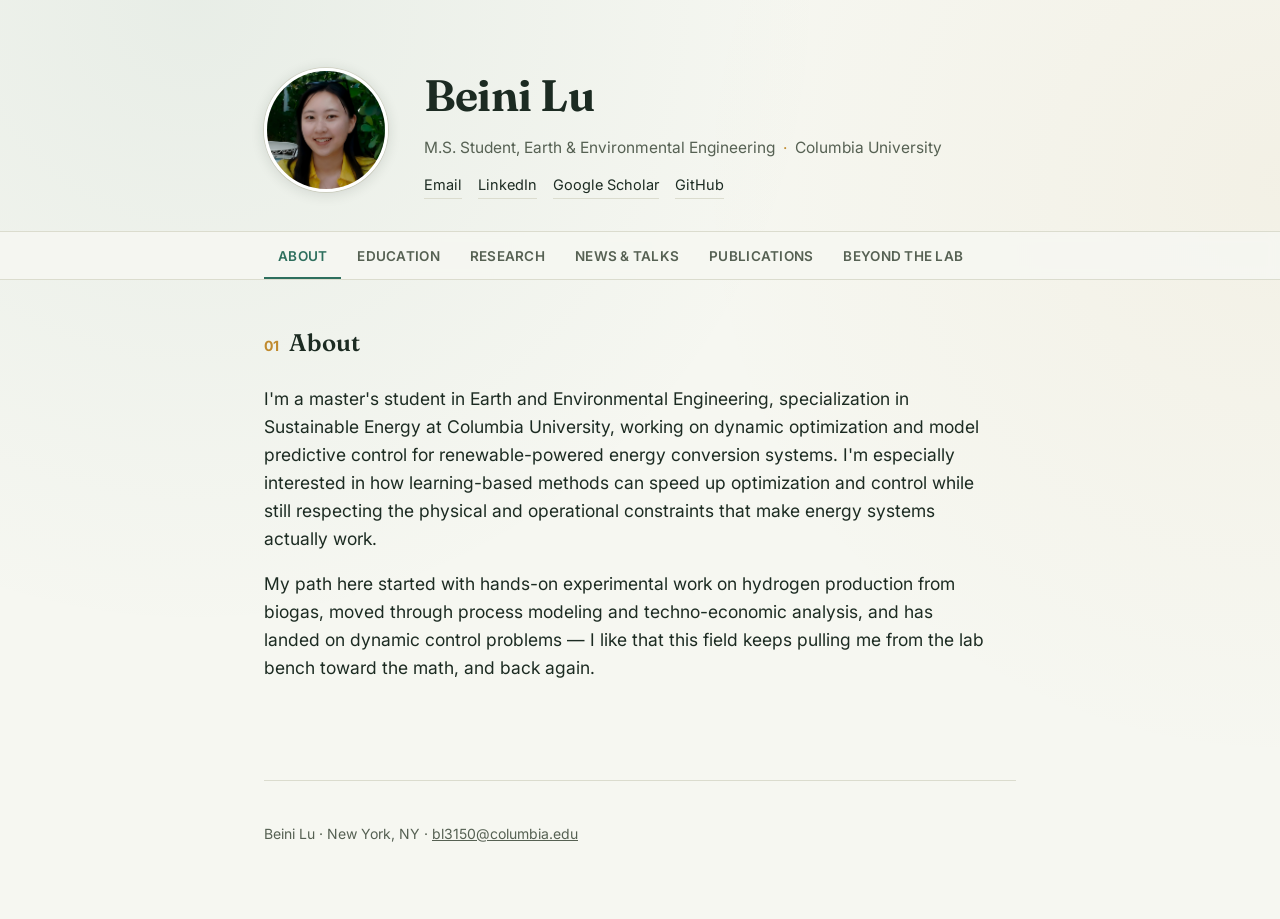
<file: index.html>
<!DOCTYPE html>
<html lang="en">
<head>
<meta charset="UTF-8">
<meta name="viewport" content="width=device-width, initial-scale=1.0">
<title>Beini Lu</title>
<meta name="description" content="Beini Lu — M.S. student in Earth and Environmental Engineering, Columbia University. Research on optimization and control for renewable energy systems.">
<link rel="preconnect" href="https://fonts.googleapis.com">
<link rel="preconnect" href="https://fonts.gstatic.com" crossorigin>
<link href="https://fonts.googleapis.com/css2?family=Fraunces:opsz,wght@9..144,400;9..144,500;9..144,600;9..144,650&family=Inter:wght@400;500;600&display=swap" rel="stylesheet">
<style>
  :root{
    --bg: #F6F7F1;
    --bg-soft: #EFF1E7;
    --ink: #1C2B22;
    --ink-soft: #566153;
    --accent: #2E6F5E;
    --accent-warm: #C08A2E;
    --line: #DBDCCE;
    --max: 800px;
  }
  *{box-sizing:border-box;}
  html{scroll-behavior:smooth;}
  body{
    margin:0;
    background:var(--bg);
    background-image:
      radial-gradient(circle at 15% 0%, rgba(46,111,94,0.07), transparent 45%),
      radial-gradient(circle at 100% 20%, rgba(192,138,46,0.06), transparent 40%);
    background-attachment:fixed;
    color:var(--ink);
    font-family:'Inter',-apple-system,sans-serif;
    font-size:17px;
    line-height:1.6;
    -webkit-font-smoothing:antialiased;
  }
  a{color:var(--accent);}
  a:focus-visible, button:focus-visible{outline:2px solid var(--accent); outline-offset:3px;}
  .wrap{max-width:var(--max); margin:0 auto; padding:0 24px;}

  .hero{padding:60px 0 32px;}
  .hero-grid{display:flex; align-items:center; gap:36px;}
  .hero-photo{
    width:124px; height:124px; border-radius:50%;
    object-fit:cover; flex-shrink:0;
    border:3px solid #fff;
    box-shadow:0 2px 14px rgba(28,43,34,0.14), 0 0 0 1px var(--line);
  }
  .hero-text h1{
    font-family:'Fraunces', serif;
    font-weight:650;
    font-optical-sizing:auto;
    font-size:clamp(32px, 5vw, 44px);
    margin:0 0 6px;
    letter-spacing:-0.01em;
    color:var(--ink);
  }
  .hero-role{font-size:15.5px; color:var(--ink-soft); margin:0 0 12px;}
  .hero-role .dot{color:var(--accent-warm); margin:0 8px;}
  .hero-links{display:flex; flex-wrap:wrap; gap:0; font-size:14.5px;}
  .hero-links a{text-decoration:none; color:var(--ink); border-bottom:1px solid var(--line); padding-bottom:2px; margin-right:16px;}
  .hero-links a:hover{color:var(--accent); border-color:var(--accent);}

  @media (max-width:520px){
    .hero-grid{flex-direction:column; align-items:flex-start; gap:18px;}
  }

  .nav-wrap{position:sticky; top:0; z-index:20; background:rgba(246,247,241,0.92); backdrop-filter:blur(6px); border-top:1px solid var(--line); border-bottom:1px solid var(--line);}
  nav.tabs{display:flex; gap:2px; overflow-x:auto; scrollbar-width:none;}
  nav.tabs::-webkit-scrollbar{display:none;}
  nav.tabs button{
    appearance:none; background:none; border:none; cursor:pointer;
    font-family:'Inter',sans-serif; font-size:13.5px; font-weight:600;
    letter-spacing:0.02em; text-transform:uppercase;
    color:var(--ink-soft); padding:16px 14px 13px;
    border-bottom:2.5px solid transparent;
    white-space:nowrap;
    transition:color .15s ease, border-color .15s ease;
  }
  nav.tabs button:hover{color:var(--ink);}
  nav.tabs button.active{color:var(--accent); border-bottom-color:var(--accent);}

  .page{display:none; padding:44px 0 60px; animation:fadein .25s ease;}
  .page.active{display:block;}
  @keyframes fadein{from{opacity:0; transform:translateY(4px);} to{opacity:1; transform:translateY(0);}}

  h2{
    font-family:'Fraunces', serif;
    font-weight:600;
    font-size:24px;
    margin:0 0 22px;
    color:var(--ink);
    display:flex; align-items:baseline; gap:10px;
  }
  h2 .h2-num{font-size:14px; color:var(--accent-warm); font-family:'Inter',sans-serif; font-weight:700;}
  .lede{font-size:17.5px; color:var(--ink); max-width:66ch;}
  .lede + .lede{margin-top:14px;}

  .edu-card{
    border:1px solid var(--line); border-radius:8px; padding:20px 22px;
    margin-bottom:16px; background:rgba(255,255,255,0.5);
  }
  .edu-card:last-child{margin-bottom:0;}
  .edu-school{font-weight:650; font-size:17px; font-family:'Fraunces',serif;}
  .edu-degree{font-size:15.5px; margin:4px 0 8px; color:var(--ink);}
  .edu-meta{font-size:13.5px; color:var(--ink-soft); display:flex; gap:14px; flex-wrap:wrap;}
  .edu-meta b{color:var(--accent);}

  .tl-item{position:relative; padding-left:22px; margin-bottom:30px;}
  .tl-item:last-child{margin-bottom:0;}
  .tl-item::before{
    content:""; position:absolute; left:0; top:7px;
    width:8px; height:8px; border-radius:50%;
    background:var(--accent);
  }
  .tl-item::after{
    content:""; position:absolute; left:3px; top:17px; bottom:-30px;
    width:1px; background:var(--line);
  }
  .tl-item:last-child::after{display:none;}
  .tl-title{font-weight:600; font-size:16.5px; margin:0 0 2px;}
  .tl-meta{font-size:14px; color:var(--ink-soft); margin:0 0 8px;}
  .tl-desc{font-size:15.5px; color:var(--ink); margin:0; max-width:64ch;}

  .news-card{
    display:flex; gap:18px; border:1px solid var(--line); border-radius:8px;
    padding:16px; margin-bottom:16px; background:rgba(255,255,255,0.5);
    transition:box-shadow .15s ease, transform .15s ease;
  }
  .news-card:hover{box-shadow:0 4px 18px rgba(28,43,34,0.10); transform:translateY(-1px);}
  .news-card:last-child{margin-bottom:0;}
  .news-photo{width:150px; height:150px; object-fit:cover; border-radius:6px; flex-shrink:0; box-shadow:0 0 0 1px var(--line);}
  .news-body{display:flex; flex-direction:column; justify-content:center;}
  .news-title{font-weight:650; font-size:16px; font-family:'Fraunces',serif; margin:0 0 4px;}
  .news-meta{font-size:13px; color:var(--accent-warm); font-weight:600; margin:0 0 8px;}
  .news-desc{font-size:14.5px; color:var(--ink); margin:0;}
  @media (max-width:560px){
    .news-card{flex-direction:column;}
    .news-photo{width:100%; height:180px;}
  }

  .pub{margin-bottom:20px; font-size:15.5px; max-width:66ch;}
  .pub:last-child{margin-bottom:0;}
  .pub-authors{color:var(--ink);}
  .pub-authors b{font-weight:600;}
  .pub-venue{font-style:italic; color:var(--ink-soft);}
  .pub a{font-size:13.5px; margin-left:8px; white-space:nowrap;}

  .life-grid{display:grid; grid-template-columns:repeat(2,1fr); gap:14px 28px; margin-bottom:32px;}
  .life-item{font-size:15.5px;}
  .life-item .life-label{display:block; font-weight:600; color:var(--accent); font-size:13.5px; margin-bottom:3px;}
  @media (max-width:520px){ .life-grid{grid-template-columns:1fr;} }

  .photo-grid{display:grid; grid-template-columns:repeat(4,1fr); gap:10px;}
  .photo-grid figure{margin:0;}
  .photo-grid img{
    width:100%; aspect-ratio:1/1; object-fit:cover;
    border-radius:4px; display:block;
    box-shadow:0 0 0 1px var(--line);
    transition:transform .2s ease;
  }
  .photo-grid img:hover{transform:scale(1.03);}
  .photo-grid figcaption{font-size:12.5px; color:var(--ink-soft); margin-top:6px; line-height:1.3;}
  @media (max-width:560px){ .photo-grid{grid-template-columns:repeat(2,1fr);} }

  footer{padding:28px 0 60px; font-size:14px; color:var(--ink-soft); border-top:1px solid var(--line); margin-top:20px;}
  footer a{color:var(--ink-soft); text-decoration:underline;}
</style>
</head>
<body>

<div class="wrap">
  <div class="hero">
    <div class="hero-grid">
      <img class="hero-photo" src="headshot(1).png" alt="Portrait of Beini Lu">
      <div class="hero-text">
        <h1>Beini Lu</h1>
        <p class="hero-role">M.S. Student, Earth &amp; Environmental Engineering<span class="dot">·</span>Columbia University</p>
        <div class="hero-links">
          <a href="mailto:bl3150@columbia.edu">Email</a>
          <a href="https://www.linkedin.com/in/beini-lu/">LinkedIn</a>
          <a href="https://scholar.google.com/citations?user=ZGTVHNwAAAAJ&hl=en">Google Scholar</a>
          <a href="https://github.com/bennylulu">GitHub</a>
        </div>
      </div>
    </div>
  </div>
</div>

<div class="nav-wrap">
  <div class="wrap">
    <nav class="tabs">
      <button data-page="about" class="active">About</button>
      <button data-page="education">Education</button>
      <button data-page="research">Research</button>
      <button data-page="news">News &amp; Talks</button>
      <button data-page="publications">Publications</button>
      <button data-page="life">Beyond the Lab</button>
    </nav>
  </div>
</div>

<div class="wrap">

  <section id="about" class="page active">
    <h2><span class="h2-num">01</span>About</h2>
    <p class="lede">I'm a master's student in Earth and Environmental Engineering, specialization in Sustainable Energy at Columbia University, working on dynamic optimization and model predictive control for renewable-powered energy conversion systems. I'm especially interested in how learning-based methods can speed up optimization and control while still respecting the physical and operational constraints that make energy systems actually work.</p>
    <p class="lede">My path here started with hands-on experimental work on hydrogen production from biogas, moved through process modeling and techno-economic analysis, and has landed on dynamic control problems — I like that this field keeps pulling me from the lab bench toward the math, and back again.</p>
  </section>

  <section id="education" class="page">
    <h2><span class="h2-num">02</span>Education</h2>

    <div class="edu-card">
      <div class="edu-school">Columbia University</div>
      <div class="edu-degree">M.S. in Earth and Environmental Engineering, Specialization in Sustainable Energy</div>
      <div class="edu-meta"><span><b>Expected</b> May 2027</span><span><b>GPA</b> 4.00 / 4.00</span><span>New York, NY</span></div>
    </div>

    <div class="edu-card">
      <div class="edu-school">China University of Petroleum–Beijing</div>
      <div class="edu-degree">B.Eng. in New Energy Science and Engineering &amp; B.Mgt. in Accounting (Dual Degree)</div>
      <div class="edu-meta"><span><b>Graduated</b> June 2025</span><span><b>GPA</b> 87.73 / 100</span><span>Beijing, China</span></div>
    </div>
  </section>

  <section id="research" class="page">
    <h2><span class="h2-num">03</span>Research</h2>

    <div class="tl-item">
      <p class="tl-title">Dynamic Optimization and Control of Integrated CO₂-to-Ethanol Systems under Variable Renewable Power</p>
      <p class="tl-meta">Columbia University · Advisor: Prof. Bolun Xu · Dec 2025 – Present</p>
      <p class="tl-desc">Built an integrated Simulink model coupling PEM electrolysis, hydrogen storage, and CO₂-to-ethanol production, and developed a receding-horizon economic MPC framework to coordinate operation under renewable variability.</p>
    </div>

    <div class="tl-item">
      <p class="tl-title">Power Sector Analysis Assistant</p>
      <p class="tl-meta">Institute of Energy, Peking University · Advisor: Dr. Junjie Kang · Mar 2025 – Jun 2025</p>
      <p class="tl-desc">Compared decarbonization and distributed-PV policy across China and major international markets; supported a mid-term research report on Shandong's PV transition.</p>
    </div>

    <div class="tl-item">
      <p class="tl-title">AutoML-Based Optimization of Biogas-to-Syngas Conversion</p>
      <p class="tl-meta">China University of Petroleum–Beijing · Advisor: Prof. Yeqing Li · Dec 2024 – May 2025</p>
      <p class="tl-desc">Simulated ~1,000 operating cases in Aspen Plus, then coupled an AutoGluon surrogate model with multi-objective particle swarm optimization to identify high-performing, economically preferred configurations.</p>
    </div>

    <div class="tl-item">
      <p class="tl-title">Anaerobic Digestion and Microbial Characterization</p>
      <p class="tl-meta">Guangzhou Institute of Energy Conversion, CAS · Advisor: Prof. Yongming Sun · Jul 2023 – Aug 2023</p>
      <p class="tl-desc">Cultivated and characterized microbial isolates for anaerobic-digestion studies, and supported early investigations into microbial electron-transfer mechanisms — work that later fed into a modified-biochar publication.</p>
    </div>

    <div class="tl-item">
      <p class="tl-title">Data-Driven Optimization of Hydrogen Production from Biogas Reforming</p>
      <p class="tl-meta">China University of Petroleum–Beijing · Advisor: Prof. Yeqing Li · Jun 2023 – May 2024</p>
      <p class="tl-desc">Ran a 42-day experimental campaign on a lab-scale reforming unit, then used AutoGluon, SHAP, and MOPSO to improve hydrogen yield by 6.68% — work that fed into a peer-reviewed publication.</p>
    </div>

    <div class="tl-item">
      <p class="tl-title">Gravity Energy Storage Device Fabrication Project</p>
      <p class="tl-meta">China University of Petroleum–Beijing · Advisor: Prof. Zhenqing Yang · Feb 2023 – Apr 2023</p>
      <p class="tl-desc">Helped build a laboratory-scale gravity energy storage device, then wrote up the design and experimental results — later published in <em>University Physics Experiment</em>.</p>
    </div>

    <div class="tl-item">
      <p class="tl-title">Regional Organic Waste Treatment Project</p>
      <p class="tl-meta">China University of Petroleum–Beijing · Advisor: Prof. Yeqing Li · Nov 2022 – May 2023</p>
      <p class="tl-desc">Built RF and KNN models in Python and C++ to optimize temperature control for anaerobic digestion, and explored biomass-derived materials for sodium-ion battery anodes.</p>
    </div>

  </section>

  <section id="news" class="page">
    <h2><span class="h2-num">04</span>News &amp; Talks</h2>

    <div class="news-card">
      <img class="news-photo" src="news-un.jpg" alt="At the United Nations Headquarters">
      <div class="news-body">
        <p class="news-title">Accelerating Energy System Innovation and Transition for Equity and Resilience to Advance Global Sustainable Development</p>
        <p class="news-meta">United Nations Headquarters, New York · Jul 2026</p>
        <p class="news-desc">Attended this high-level side event on energy system innovation and just transition, co-organized with UN ESCAP and partner institutions.</p>
      </div>
    </div>

      <div class="news-card">
      <img class="news-photo" src="news-cub.jpg" alt="At the CUB Columbia AI Club AI Summit, AI x Energy panel">
      <div class="news-body">
        <p class="news-title">CUB AI Summit 2026 — AI × Energy Panel</p>
        <p class="news-meta">Columbia University · New York · May 2026</p>
        <p class="news-desc">Volunteered at the Columbia AI Club's first AI Summit, including a panel on AI's growing power demands featuring speakers from AWS and Wood Mackenzie.</p>
      </div>
    </div>
    
    <div class="news-card">
      <img class="news-photo" src="news-cgss.jpg" alt="At the Columbia Global Sustainability Summit">
      <div class="news-body">
        <p class="news-title">Columbia Global Sustainability Summit</p>
        <p class="news-meta">Columbia University, New York · Apr 2026</p>
        <p class="news-desc">Helped organize as a member of CGELA, supporting a summit that brought together student leaders and sustainability organizations from around the world.</p>
      </div>
    </div>


  </section>

  <section id="publications" class="page">
    <h2><span class="h2-num">05</span>Publications</h2>

    <div class="pub">
      <span class="pub-authors">Ding, C.*, Zhang, Y.*, Feng, Y., Li, W., Peng, J., Huang, H., Cheng, Z., <b>Lu, B.</b>, Li, L., Li, Y., Feng, L., Zhou, H., &amp; Xu, C.</span> (2024). AI data-driven based in-depth interpretation and inverse design for hydrogen yield from biogas direct reforming. <span class="pub-venue">ACS Sustainable Resource Management, 1</span>(11), 2384–2393.
      <a href="https://doi.org/10.1021/acssusresmgt.4c00227">DOI</a>
    </div>

    <div class="pub">
      <span class="pub-authors">Ding, C., Liu, J., Wang, J., Le, J., <b>Lu, B.</b>, Qu, N., Zhao, S., Zhang, H., Su, J., Li, Y., &amp; Liu, Q.</span> (2025). Modified biochar effectively removes tetracycline and antibiotic resistance genes to enhance anaerobic digestion performance. <span class="pub-venue">Journal of Environmental Chemical Engineering, 13</span>(6), 120076.
      <a href="https://doi.org/10.1016/j.jece.2025.120076">DOI</a>
    </div>

    <div class="pub">
      <span class="pub-authors">Feng, X., Song, L., Zhong, L., <b>Lu, B.</b>, Deng, D., Litti, Y., Kovalev, A. A., Liang, J., Sun, Y., Li, Y., &amp; Li, L.</span> (2024). High modularity driven by disinfectant glutaraldehyde response strategy promotes anaerobic system performance. <span class="pub-venue">SSRN</span> [Preprint].
      <a href="https://doi.org/10.2139/ssrn.4984147">DOI</a>
    </div>

    <div class="pub">
      <span class="pub-authors">Yang, Z., Lü, Y., <b>Lu, B.</b>, Ma, Y., Yang, D., Lin, C., &amp; Zhang, W.</span> (2023). Design and development of a laboratory gravity energy storage device.
      <span class="pub-venue">大学物理实验</span> [University Physics Experiment], 36(5). [In Chinese]
   </div>
  </section>

  <section id="life" class="page">
    <h2><span class="h2-num">06</span>Beyond the Lab</h2>
    <p class="lede">When I'm not at my desk, I'm usually planning the next trip. I like hiking — the kind that starts before sunrise and ends somewhere with a very good view — catching musicals whenever I can, and generally finding an excuse to go somewhere new.</p>
    <div class="life-grid">
      <div class="life-item"><span class="life-label">Currently</span>New York, NY</div>
      <div class="life-item"><span class="life-label">Outside the lab</span>Hiking, musicals, travel</div>
      <div class="life-item"><span class="life-label">Recently</span>Peru, Turkey, Guatemala</div>
      <div class="life-item"><span class="life-label">Always up for</span>A good trail or a Broadway recommendation</div>
    </div>
    <div class="photo-grid">
      <figure>
        <img src="hike-volcano.jpg" alt="Hiking at sunrise near an active volcano">
        <figcaption>Sunrise hike, Acatenango</figcaption>
      </figure>
      <figure>
        <img src="rainbow-mountain.jpg" alt="Standing in front of Rainbow Mountain, Peru">
        <figcaption>Rainbow Mountain, Peru</figcaption>
      </figure>
      <figure>
        <img src="broadway.jpg" alt="Playbill for Maybe Happy Ending on Broadway">
        <figcaption>Maybe Happy Ending, Broadway</figcaption>
      </figure>
      <figure>
        <img src="beach.jpg" alt="On the beach in Miami">
        <figcaption>Miami</figcaption>
      </figure>
    </div>
  </section>

  <footer>
    <p>Beini Lu · New York, NY · <a href="mailto:bl3150@columbia.edu">bl3150@columbia.edu</a></p>
  </footer>

</div>

<script>
  const buttons = document.querySelectorAll('nav.tabs button');
  const pages = document.querySelectorAll('.page');
  function showPage(id, pushHash){
    pages.forEach(p => p.classList.toggle('active', p.id === id));
    buttons.forEach(b => b.classList.toggle('active', b.dataset.page === id));
    if(pushHash) history.replaceState(null, '', '#' + id);
    window.scrollTo(0, 0);
  }
  buttons.forEach(btn => {
    btn.addEventListener('click', () => showPage(btn.dataset.page, true));
  });
  const initial = (location.hash || '').replace('#','');
  if(initial && document.getElementById(initial)){
    showPage(initial, false);
  }
</script>

</body>
</html>
</file>
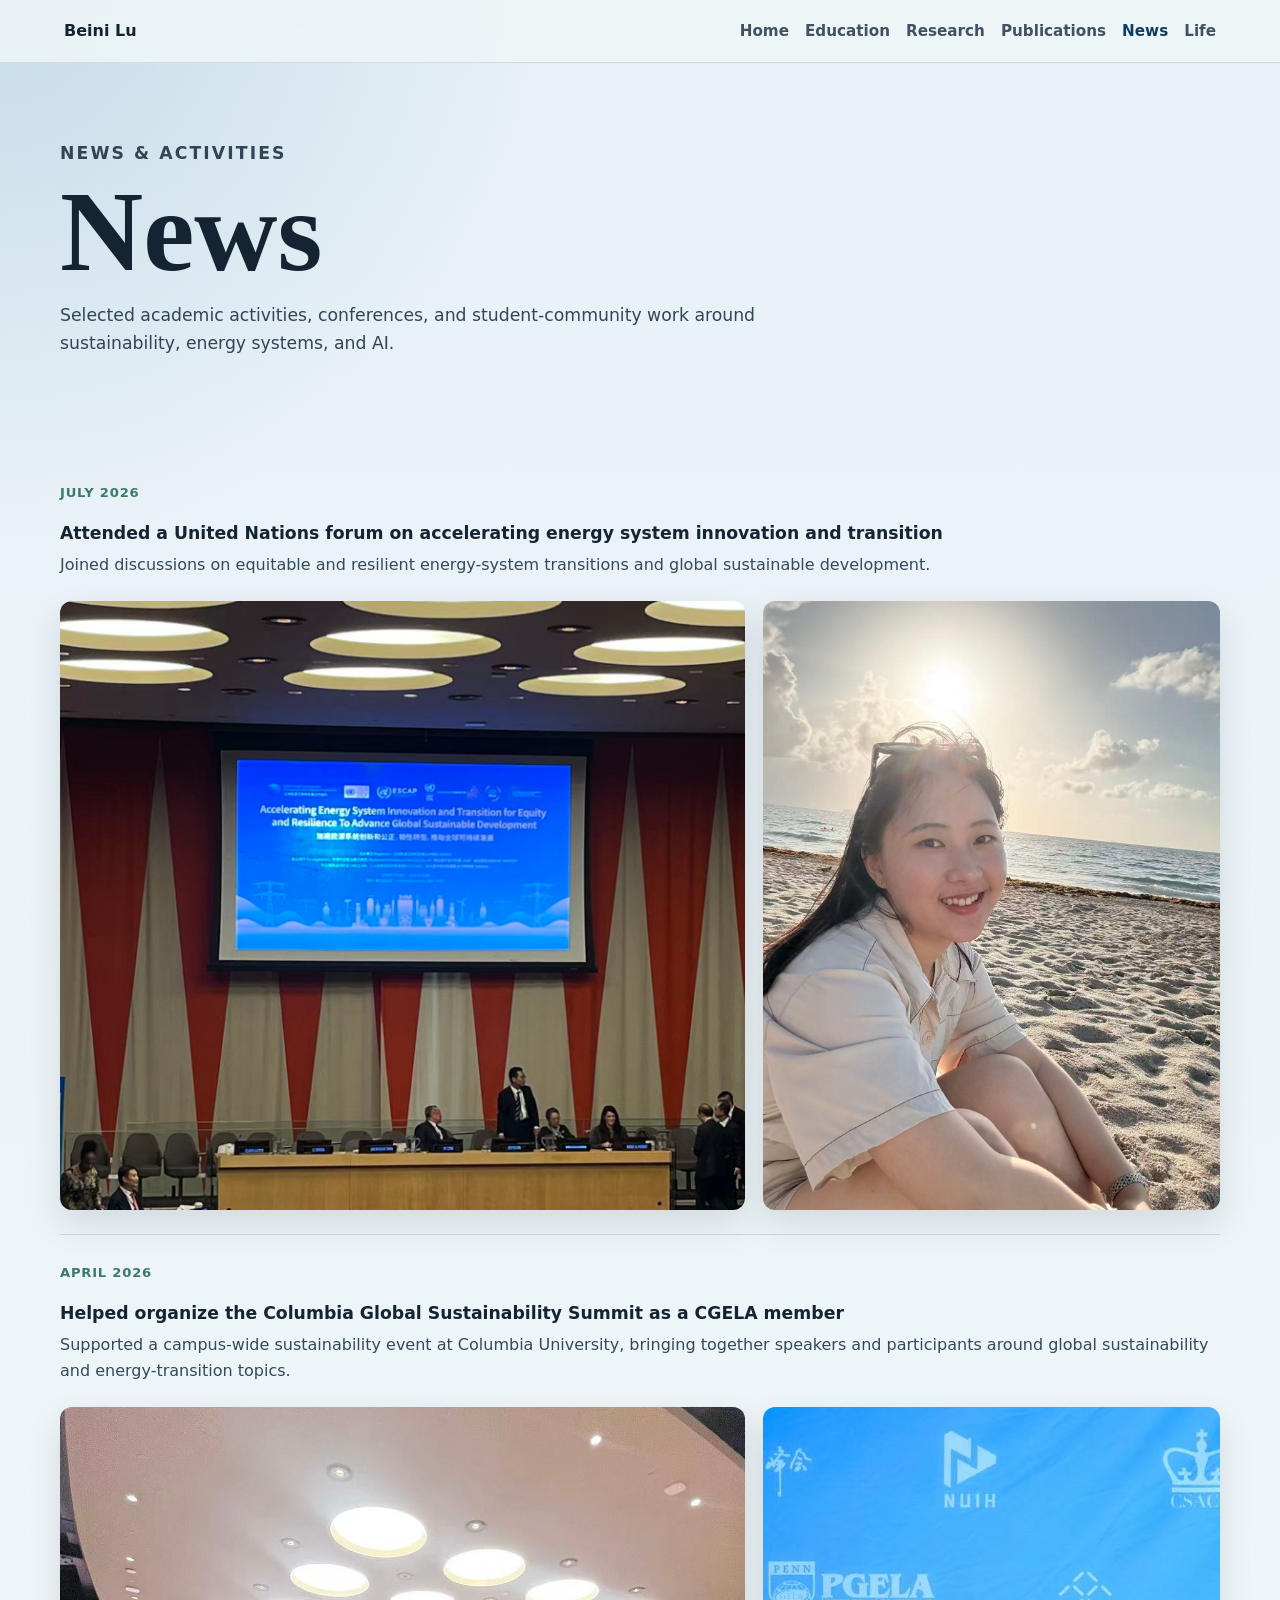
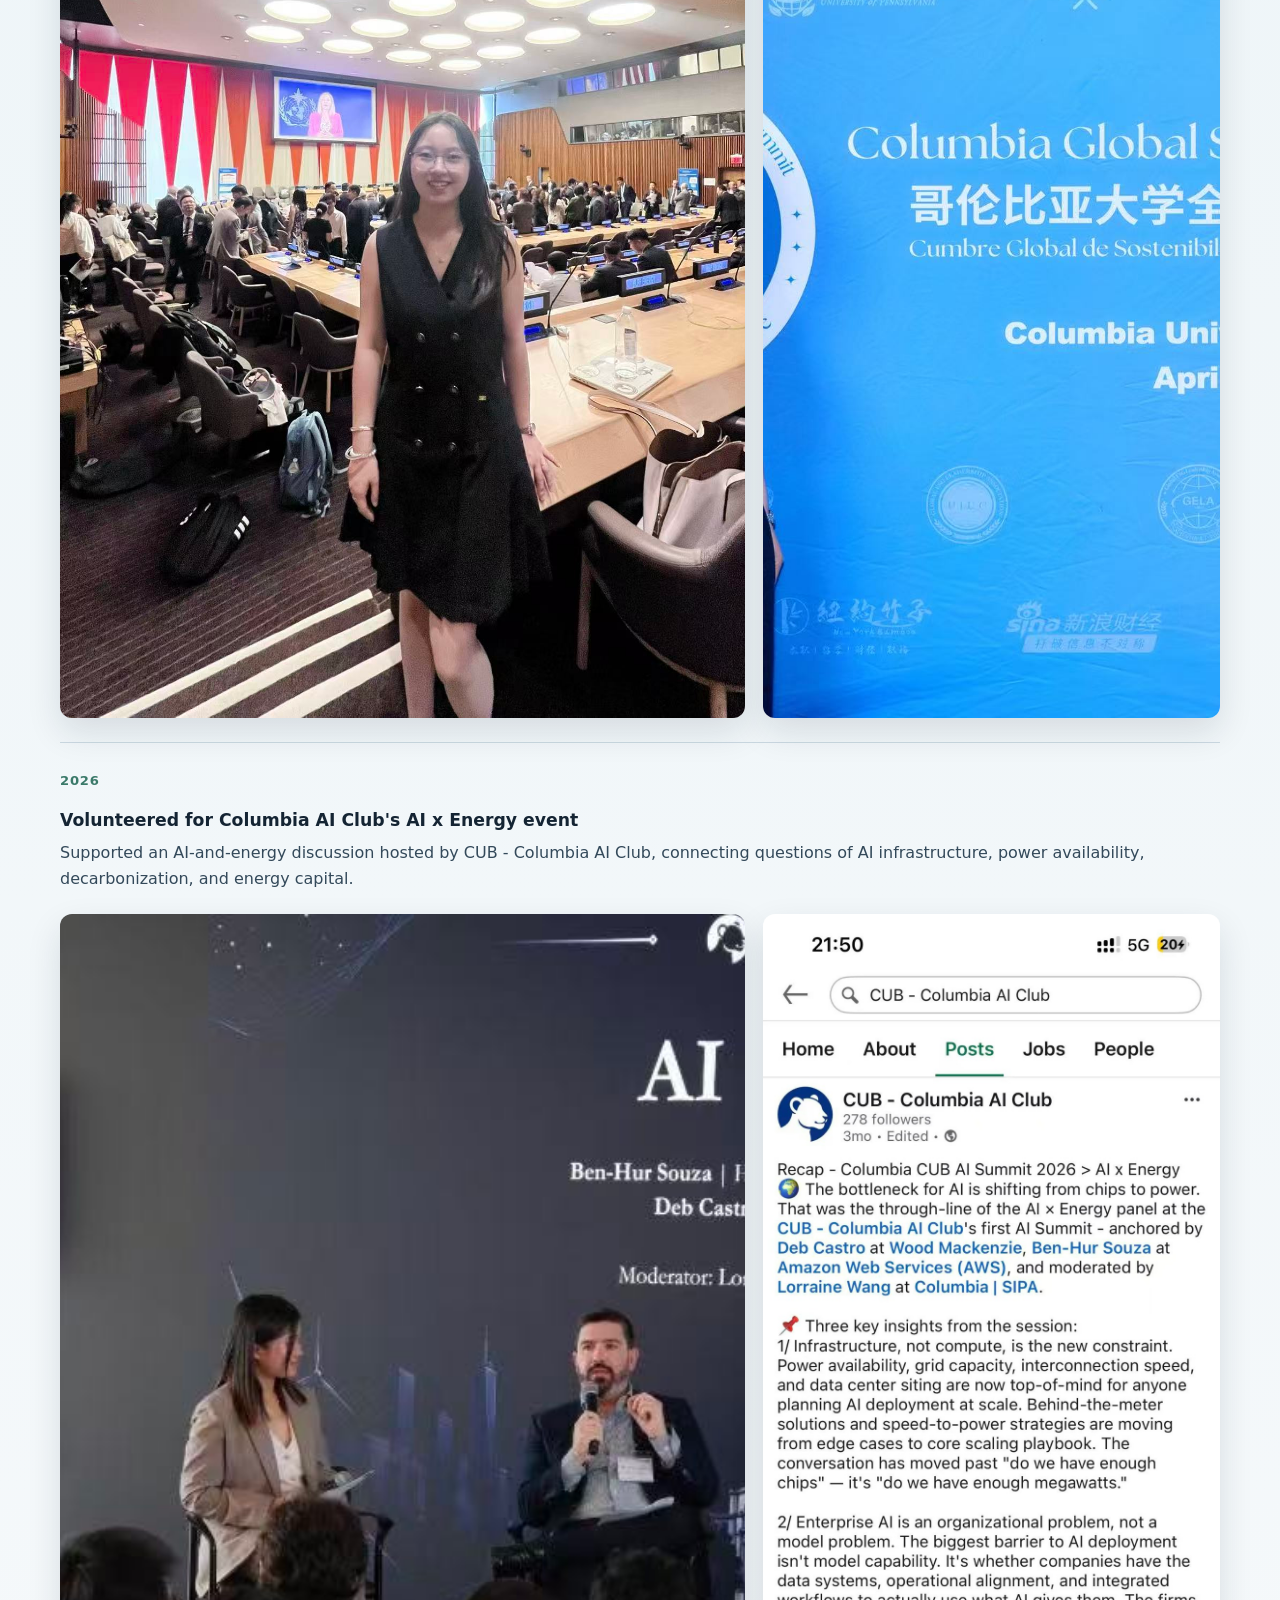
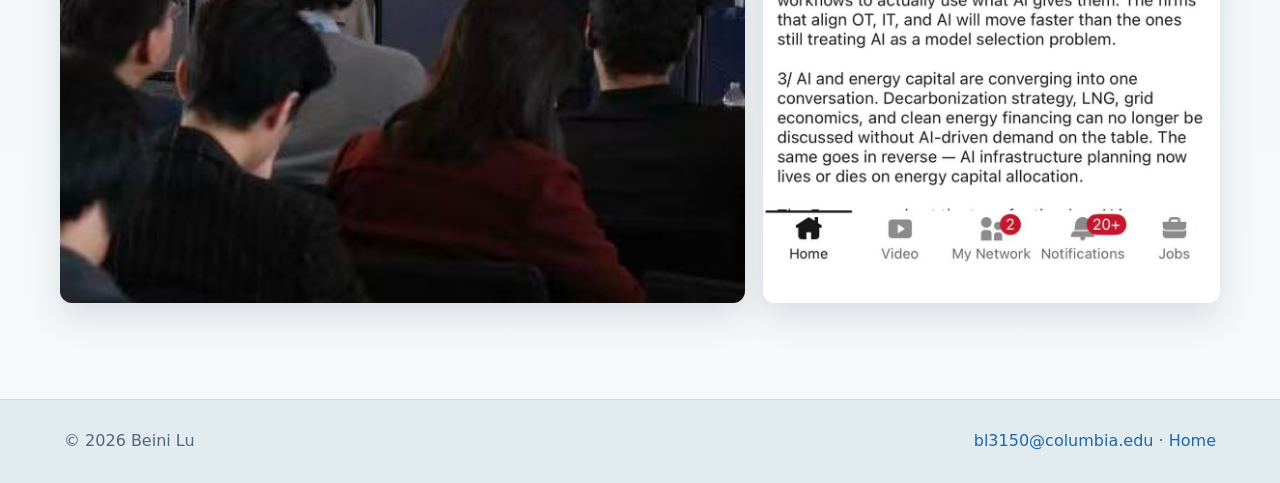
<file: activities.html>
<!doctype html>
<html lang="en">
  <head>
    <meta charset="utf-8" />
    <meta name="viewport" content="width=device-width, initial-scale=1" />
    <title>News | Beini Lu</title>
    <link rel="stylesheet" href="styles.css" />
  </head>
  <body>
    <header class="site-header">
      <a class="brand" href="index.html">Beini Lu</a>
      <nav class="nav" aria-label="Main navigation">
        <a href="index.html">Home</a>
        <a href="education.html">Education</a>
        <a href="research.html">Research</a>
        <a href="publications.html">Publications</a>
        <a class="active" href="activities.html">News</a>
        <a href="life.html">Life</a>
      </nav>
    </header>

    <main>
      <section class="section page-title">
        <p class="eyebrow">News & Activities</p>
        <h1>News</h1>
        <p>Selected academic activities, conferences, and student-community work around sustainability, energy systems, and AI.</p>
      </section>

      <section class="section">
        <article class="news-card">
          <span class="news-date">July 2026</span>
          <h3>Attended a United Nations forum on accelerating energy system innovation and transition</h3>
          <p>Joined discussions on equitable and resilient energy-system transitions and global sustainable development.</p>
          <div class="photo-story">
            <img src="assets/6b8be70cb20d0b72cb0811040801875b.jpg" alt="Beini Lu at a United Nations energy-system forum" />
            <div class="stack">
              <img src="assets/a3802a689bbeb37652d9ebbb50391e20.jpg" alt="United Nations forum stage on energy system innovation and transition" />
            </div>
          </div>
        </article>

        <article class="news-card">
          <span class="news-date">April 2026</span>
          <h3>Helped organize the Columbia Global Sustainability Summit as a CGELA member</h3>
          <p>Supported a campus-wide sustainability event at Columbia University, bringing together speakers and participants around global sustainability and energy-transition topics.</p>
          <div class="photo-story">
            <img src="assets/0c4df93d2cdf97b977233da551152b4a.jpg" alt="Beini Lu at Columbia Global Sustainability Summit" />
            <div class="stack">
              <img src="assets/7720ed256baade65eef8849b75d51e69.jpg" alt="Speaker at Columbia Global Sustainability Summit" />
            </div>
          </div>
        </article>

        <article class="news-card">
          <span class="news-date">2026</span>
          <h3>Volunteered for Columbia AI Club's AI x Energy event</h3>
          <p>Supported an AI-and-energy discussion hosted by CUB - Columbia AI Club, connecting questions of AI infrastructure, power availability, decarbonization, and energy capital.</p>
          <div class="photo-story">
            <img src="assets/4a55258f0aef9529da248c2188303219.jpg" alt="AI and Energy panel hosted by Columbia AI Club" />
            <div class="stack">
              <img src="assets/059a6a9d5178d1f1b363aee0b4ff8e29.jpg" alt="Columbia AI Club event recap screenshot" />
            </div>
          </div>
        </article>
      </section>
    </main>

    <footer class="footer">
      <p>© 2026 Beini Lu</p>
      <p><a href="mailto:bl3150@columbia.edu">bl3150@columbia.edu</a> · <a href="index.html">Home</a></p>
    </footer>
  </body>
</html>
</file>
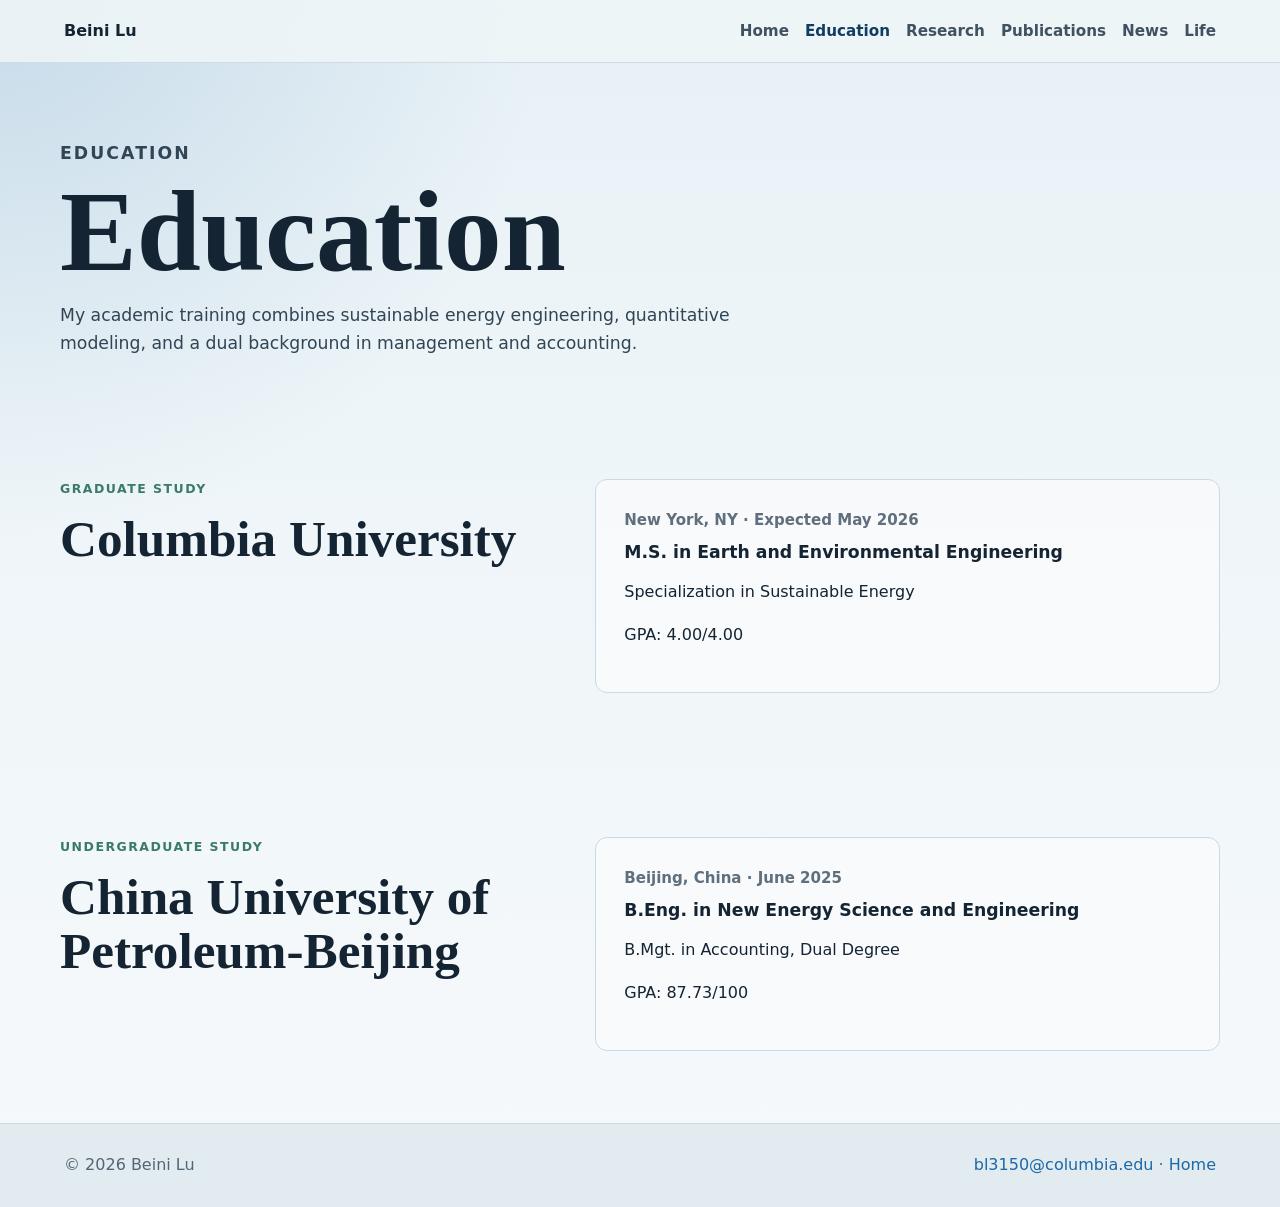
<file: education.html>
<!doctype html>
<html lang="en">
  <head>
    <meta charset="utf-8" />
    <meta name="viewport" content="width=device-width, initial-scale=1" />
    <title>Education | Beini Lu</title>
    <link rel="stylesheet" href="styles.css" />
  </head>
  <body>
    <header class="site-header">
      <a class="brand" href="index.html">Beini Lu</a>
      <nav class="nav" aria-label="Main navigation">
        <a href="index.html">Home</a>
        <a class="active" href="education.html">Education</a>
        <a href="research.html">Research</a>
        <a href="publications.html">Publications</a>
        <a href="activities.html">News</a>
        <a href="life.html">Life</a>
      </nav>
    </header>

    <main>
      <section class="section page-title">
        <p class="eyebrow">Education</p>
        <h1>Education</h1>
        <p>
          My academic training combines sustainable energy engineering, quantitative modeling, and a dual background in management and accounting.
        </p>
      </section>

      <section class="section two-col">
        <div>
          <p class="eyebrow">Graduate Study</p>
          <h2>Columbia University</h2>
        </div>
        <div class="panel">
          <p class="meta">New York, NY · Expected May 2026</p>
          <h3>M.S. in Earth and Environmental Engineering</h3>
          <p>Specialization in Sustainable Energy</p>
          <p>GPA: 4.00/4.00</p>
        </div>
      </section>

      <section class="section two-col">
        <div>
          <p class="eyebrow">Undergraduate Study</p>
          <h2>China University of Petroleum-Beijing</h2>
        </div>
        <div class="panel">
          <p class="meta">Beijing, China · June 2025</p>
          <h3>B.Eng. in New Energy Science and Engineering</h3>
          <p>B.Mgt. in Accounting, Dual Degree</p>
          <p>GPA: 87.73/100</p>
        </div>
      </section>
    </main>

    <footer class="footer">
      <p>© 2026 Beini Lu</p>
      <p><a href="mailto:bl3150@columbia.edu">bl3150@columbia.edu</a> · <a href="index.html">Home</a></p>
    </footer>
  </body>
</html>
</file>
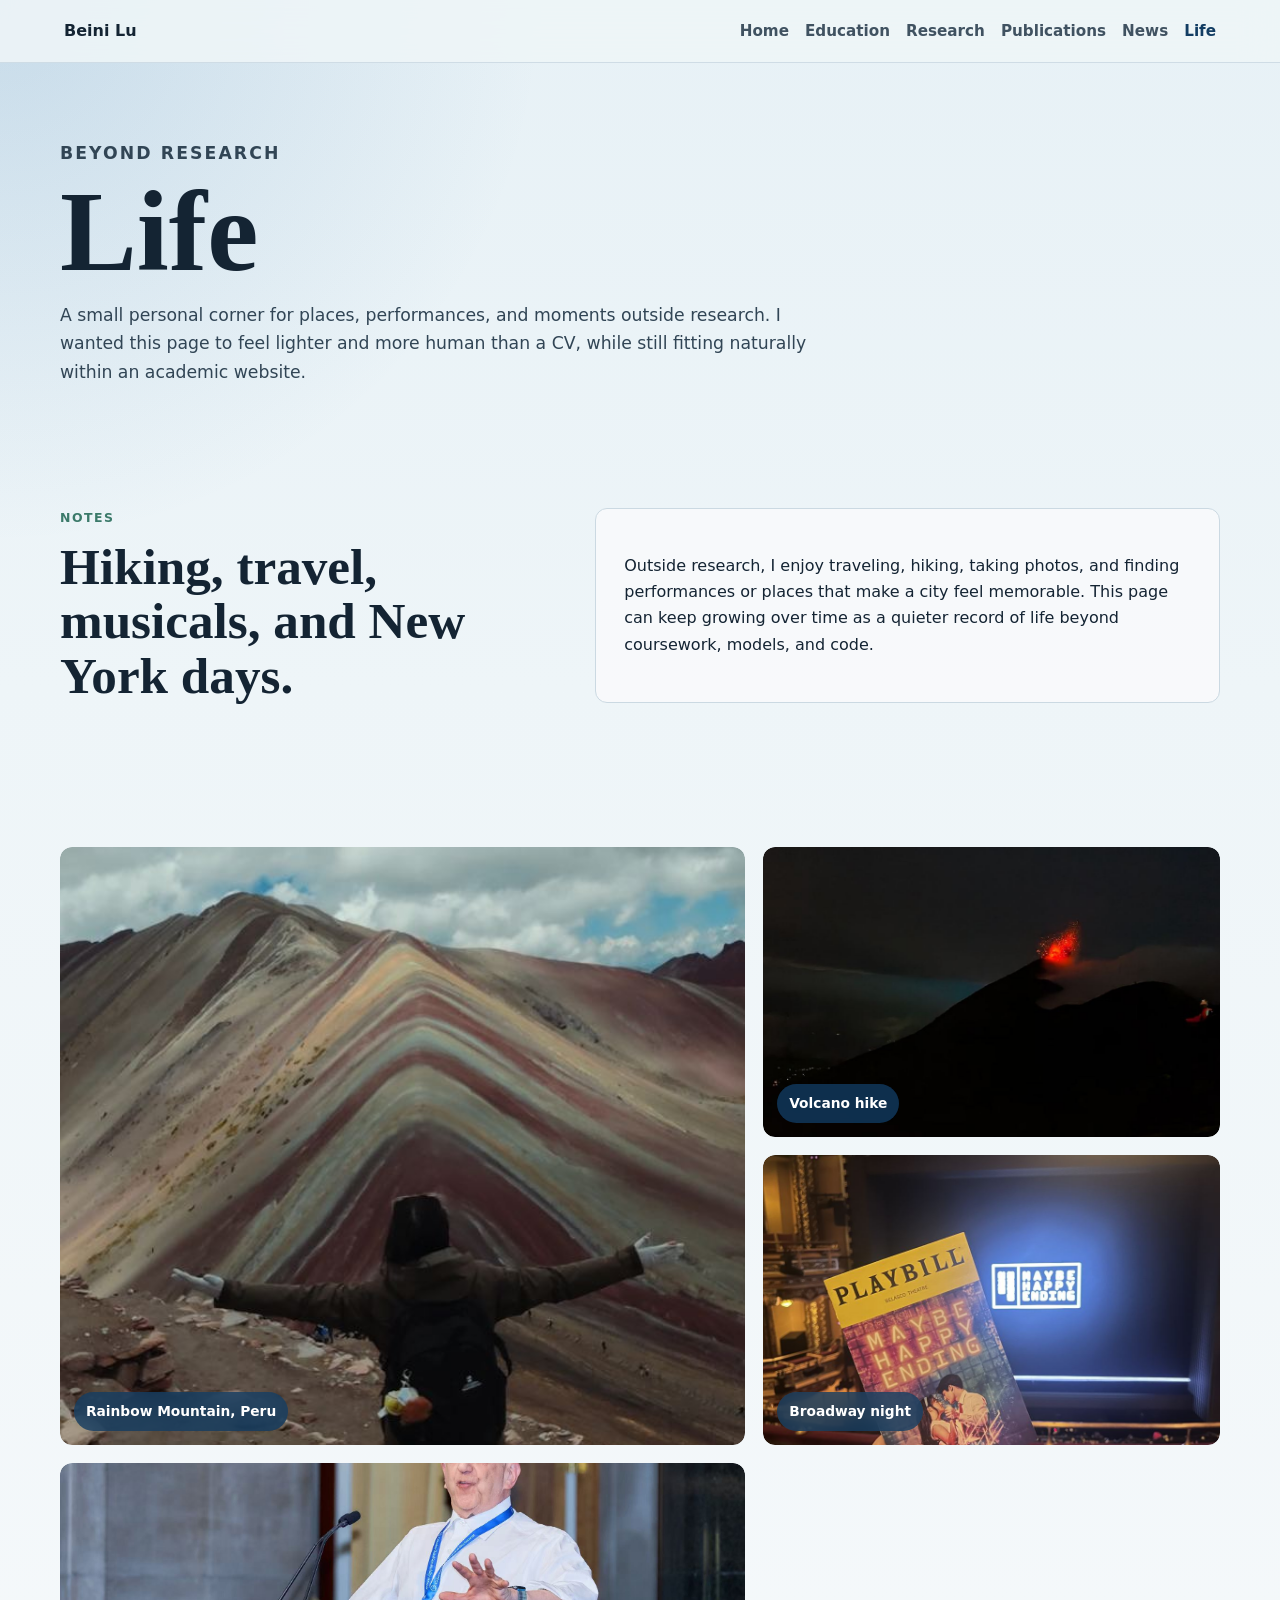
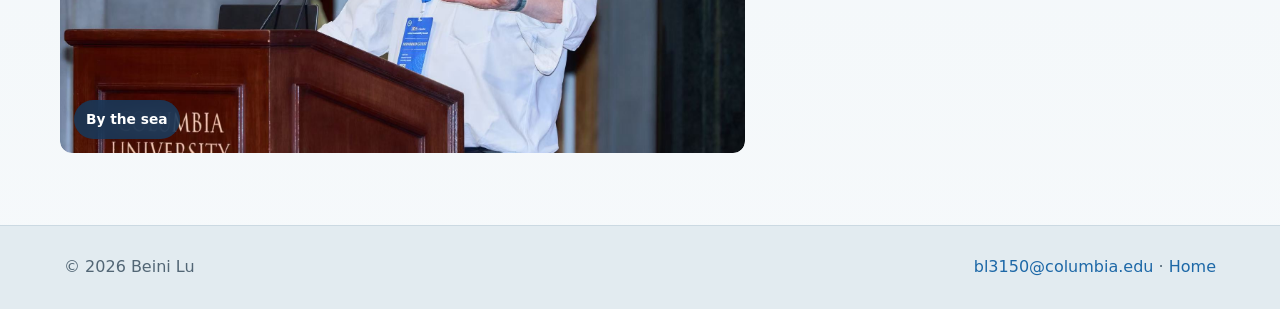
<file: life.html>
<!doctype html>
<html lang="en">
  <head>
    <meta charset="utf-8" />
    <meta name="viewport" content="width=device-width, initial-scale=1" />
    <title>Life | Beini Lu</title>
    <link rel="stylesheet" href="styles.css" />
  </head>
  <body>
    <header class="site-header">
      <a class="brand" href="index.html">Beini Lu</a>
      <nav class="nav" aria-label="Main navigation">
        <a href="index.html">Home</a>
        <a href="education.html">Education</a>
        <a href="research.html">Research</a>
        <a href="publications.html">Publications</a>
        <a href="activities.html">News</a>
        <a class="active" href="life.html">Life</a>
      </nav>
    </header>

    <main>
      <section class="section page-title">
        <p class="eyebrow">Beyond Research</p>
        <h1>Life</h1>
        <p>
          A small personal corner for places, performances, and moments outside research. I wanted this page to feel lighter and more human than a CV, while still fitting naturally within an academic website.
        </p>
      </section>

      <section class="section two-col">
        <div>
          <p class="eyebrow">Notes</p>
          <h2>Hiking, travel, musicals, and New York days.</h2>
        </div>
        <div class="panel">
          <p>
            Outside research, I enjoy traveling, hiking, taking photos, and finding performances or places that make a city feel memorable. This page can keep growing over time as a quieter record of life beyond coursework, models, and code.
          </p>
        </div>
      </section>

      <section class="section life-grid" aria-label="Personal photo gallery">
        <figure>
          <img src="assets/rainbow-mountain.jpg" alt="Rainbow Mountain in Peru" />
          <figcaption>Rainbow Mountain, Peru</figcaption>
        </figure>
        <figure>
          <img src="assets/hike-volcano.jpg" alt="Active volcano seen during a hike" />
          <figcaption>Volcano hike</figcaption>
        </figure>
        <figure>
          <img src="assets/broadway.jpg" alt="Playbill at Broadway theater" />
          <figcaption>Broadway night</figcaption>
        </figure>
        <figure>
          <img src="assets/ce4e88b46a83b8b9f47a58bf29d3ab44.jpg" alt="Beach portrait" />
          <figcaption>By the sea</figcaption>
        </figure>
      </section>
    </main>

    <footer class="footer">
      <p>© 2026 Beini Lu</p>
      <p><a href="mailto:bl3150@columbia.edu">bl3150@columbia.edu</a> · <a href="index.html">Home</a></p>
    </footer>
  </body>
</html>
</file>
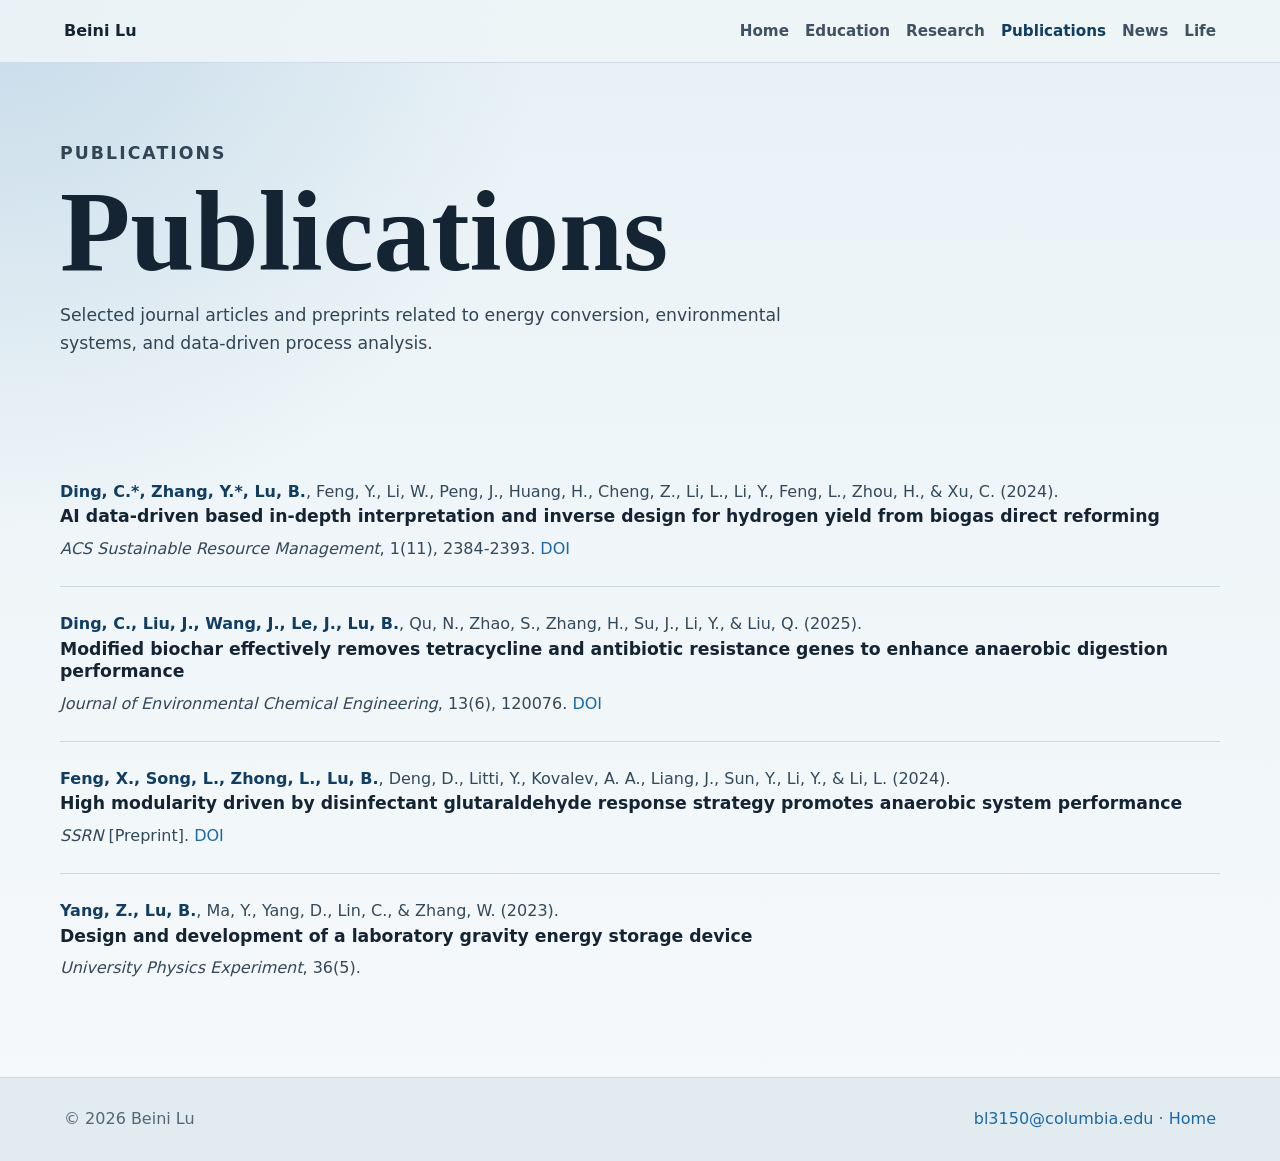
<file: publications.html>
<!doctype html>
<html lang="en">
  <head>
    <meta charset="utf-8" />
    <meta name="viewport" content="width=device-width, initial-scale=1" />
    <title>Publications | Beini Lu</title>
    <link rel="stylesheet" href="styles.css" />
  </head>
  <body>
    <header class="site-header">
      <a class="brand" href="index.html">Beini Lu</a>
      <nav class="nav" aria-label="Main navigation">
        <a href="index.html">Home</a>
        <a href="education.html">Education</a>
        <a href="research.html">Research</a>
        <a class="active" href="publications.html">Publications</a>
        <a href="activities.html">News</a>
        <a href="life.html">Life</a>
      </nav>
    </header>

    <main>
      <section class="section page-title">
        <p class="eyebrow">Publications</p>
        <h1>Publications</h1>
        <p>Selected journal articles and preprints related to energy conversion, environmental systems, and data-driven process analysis.</p>
      </section>

      <section class="section">
        <article class="publication">
          <p><strong>Ding, C.*, Zhang, Y.*, Lu, B.</strong>, Feng, Y., Li, W., Peng, J., Huang, H., Cheng, Z., Li, L., Li, Y., Feng, L., Zhou, H., & Xu, C. (2024).</p>
          <h3>AI data-driven based in-depth interpretation and inverse design for hydrogen yield from biogas direct reforming</h3>
          <p><em>ACS Sustainable Resource Management</em>, 1(11), 2384-2393. <a href="https://doi.org/10.1021/acssusresmgt.4c00227">DOI</a></p>
        </article>
        <article class="publication">
          <p><strong>Ding, C., Liu, J., Wang, J., Le, J., Lu, B.</strong>, Qu, N., Zhao, S., Zhang, H., Su, J., Li, Y., & Liu, Q. (2025).</p>
          <h3>Modified biochar effectively removes tetracycline and antibiotic resistance genes to enhance anaerobic digestion performance</h3>
          <p><em>Journal of Environmental Chemical Engineering</em>, 13(6), 120076. <a href="https://doi.org/10.1016/j.jece.2025.120076">DOI</a></p>
        </article>
        <article class="publication">
          <p><strong>Feng, X., Song, L., Zhong, L., Lu, B.</strong>, Deng, D., Litti, Y., Kovalev, A. A., Liang, J., Sun, Y., Li, Y., & Li, L. (2024).</p>
          <h3>High modularity driven by disinfectant glutaraldehyde response strategy promotes anaerobic system performance</h3>
          <p><em>SSRN</em> [Preprint]. <a href="https://doi.org/10.2139/ssrn.4984147">DOI</a></p>
        </article>
        <article class="publication">
          <p><strong>Yang, Z., Lu, B.</strong>, Ma, Y., Yang, D., Lin, C., & Zhang, W. (2023).</p>
          <h3>Design and development of a laboratory gravity energy storage device</h3>
          <p><em>University Physics Experiment</em>, 36(5).</p>
        </article>
      </section>
    </main>

    <footer class="footer">
      <p>© 2026 Beini Lu</p>
      <p><a href="mailto:bl3150@columbia.edu">bl3150@columbia.edu</a> · <a href="index.html">Home</a></p>
    </footer>
  </body>
</html>
</file>
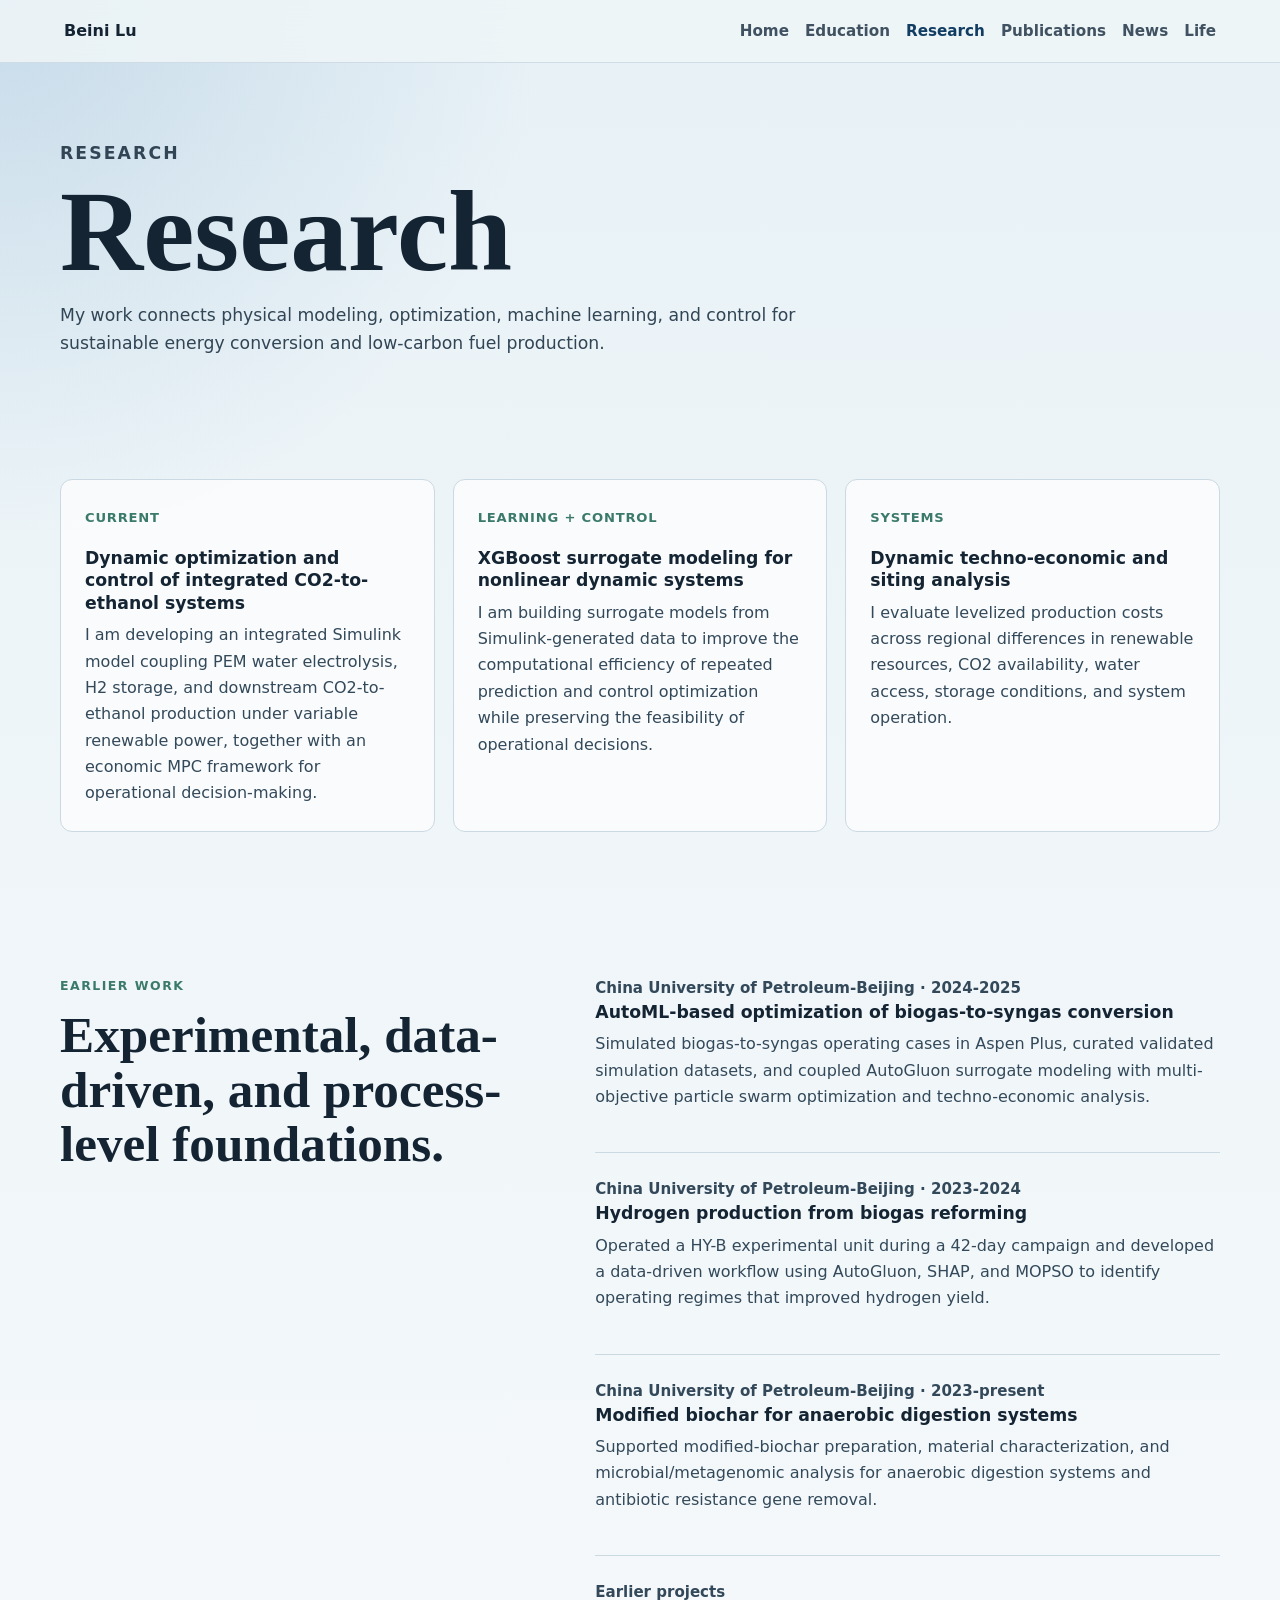
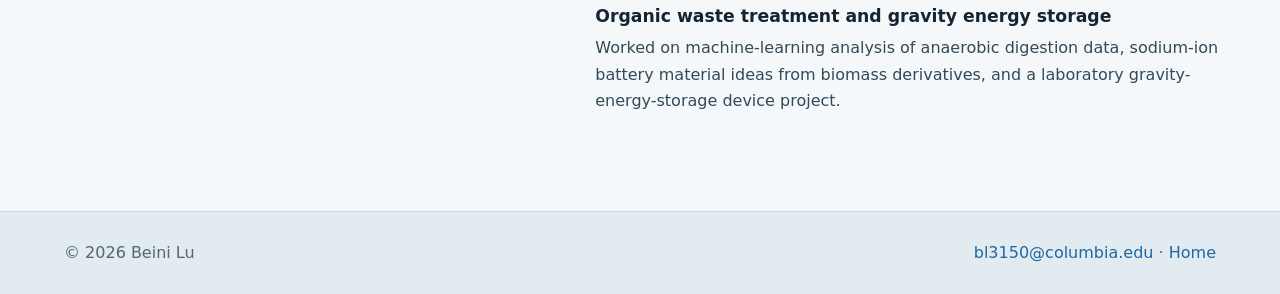
<file: research.html>
<!doctype html>
<html lang="en">
  <head>
    <meta charset="utf-8" />
    <meta name="viewport" content="width=device-width, initial-scale=1" />
    <title>Research | Beini Lu</title>
    <link rel="stylesheet" href="styles.css" />
  </head>
  <body>
    <header class="site-header">
      <a class="brand" href="index.html">Beini Lu</a>
      <nav class="nav" aria-label="Main navigation">
        <a href="index.html">Home</a>
        <a href="education.html">Education</a>
        <a class="active" href="research.html">Research</a>
        <a href="publications.html">Publications</a>
        <a href="activities.html">News</a>
        <a href="life.html">Life</a>
      </nav>
    </header>

    <main>
      <section class="section page-title">
        <p class="eyebrow">Research</p>
        <h1>Research</h1>
        <p>
          My work connects physical modeling, optimization, machine learning, and control for sustainable energy conversion and low-carbon fuel production.
        </p>
      </section>

      <section class="section grid">
        <article class="card">
          <span class="tag">Current</span>
          <h3>Dynamic optimization and control of integrated CO2-to-ethanol systems</h3>
          <p>
            I am developing an integrated Simulink model coupling PEM water electrolysis, H2 storage, and downstream CO2-to-ethanol production under variable renewable power, together with an economic MPC framework for operational decision-making.
          </p>
        </article>
        <article class="card">
          <span class="tag">Learning + Control</span>
          <h3>XGBoost surrogate modeling for nonlinear dynamic systems</h3>
          <p>
            I am building surrogate models from Simulink-generated data to improve the computational efficiency of repeated prediction and control optimization while preserving the feasibility of operational decisions.
          </p>
        </article>
        <article class="card">
          <span class="tag">Systems</span>
          <h3>Dynamic techno-economic and siting analysis</h3>
          <p>
            I evaluate levelized production costs across regional differences in renewable resources, CO2 availability, water access, storage conditions, and system operation.
          </p>
        </article>
      </section>

      <section class="section two-col">
        <div>
          <p class="eyebrow">Earlier Work</p>
          <h2>Experimental, data-driven, and process-level foundations.</h2>
        </div>
        <div class="timeline">
          <article>
            <p class="meta">China University of Petroleum-Beijing · 2024-2025</p>
            <h3>AutoML-based optimization of biogas-to-syngas conversion</h3>
            <p>Simulated biogas-to-syngas operating cases in Aspen Plus, curated validated simulation datasets, and coupled AutoGluon surrogate modeling with multi-objective particle swarm optimization and techno-economic analysis.</p>
          </article>
          <article>
            <p class="meta">China University of Petroleum-Beijing · 2023-2024</p>
            <h3>Hydrogen production from biogas reforming</h3>
            <p>Operated a HY-B experimental unit during a 42-day campaign and developed a data-driven workflow using AutoGluon, SHAP, and MOPSO to identify operating regimes that improved hydrogen yield.</p>
          </article>
          <article>
            <p class="meta">China University of Petroleum-Beijing · 2023-present</p>
            <h3>Modified biochar for anaerobic digestion systems</h3>
            <p>Supported modified-biochar preparation, material characterization, and microbial/metagenomic analysis for anaerobic digestion systems and antibiotic resistance gene removal.</p>
          </article>
          <article>
            <p class="meta">Earlier projects</p>
            <h3>Organic waste treatment and gravity energy storage</h3>
            <p>Worked on machine-learning analysis of anaerobic digestion data, sodium-ion battery material ideas from biomass derivatives, and a laboratory gravity-energy-storage device project.</p>
          </article>
        </div>
      </section>
    </main>

    <footer class="footer">
      <p>© 2026 Beini Lu</p>
      <p><a href="mailto:bl3150@columbia.edu">bl3150@columbia.edu</a> · <a href="index.html">Home</a></p>
    </footer>
  </body>
</html>
</file>
<file: styles.css>
:root {
  --bg: #eef5f8;
  --paper: #fbfcfd;
  --ink: #142433;
  --muted: #5f6f7d;
  --blue: #1d68a7;
  --blue-deep: #123d63;
  --green: #3b7a6a;
  --gold: #b87924;
  --line: #cbd9e2;
  --shadow: 0 22px 60px rgba(20, 36, 51, 0.14);
  --max: 1160px;
}

* {
  box-sizing: border-box;
}

html {
  scroll-behavior: smooth;
}

body {
  margin: 0;
  color: var(--ink);
  background:
    radial-gradient(circle at top left, rgba(29, 104, 167, 0.16), transparent 34rem),
    linear-gradient(180deg, #e7f1f6 0%, var(--bg) 36%, #f6f9fb 100%);
  font-family: Inter, ui-sans-serif, system-ui, -apple-system, BlinkMacSystemFont, "Segoe UI", sans-serif;
  line-height: 1.65;
}

img {
  max-width: 100%;
}

a {
  color: var(--blue);
  text-decoration: none;
}

a:hover {
  text-decoration: underline;
}

.site-header {
  position: sticky;
  top: 0;
  z-index: 20;
  display: flex;
  align-items: center;
  justify-content: space-between;
  gap: 24px;
  padding: 18px clamp(20px, 5vw, 64px);
  background: rgba(238, 245, 248, 0.88);
  border-bottom: 1px solid rgba(203, 217, 226, 0.86);
  backdrop-filter: blur(18px);
}

.brand {
  color: var(--ink);
  font-weight: 800;
}

.nav {
  display: flex;
  flex-wrap: wrap;
  gap: 16px;
  font-size: 0.95rem;
}

.nav a {
  color: #405261;
  font-weight: 650;
}

.nav a.active {
  color: var(--blue-deep);
}

.section {
  width: min(var(--max), calc(100% - 40px));
  margin: 0 auto;
  padding: 72px 0;
}

.hero {
  display: grid;
  grid-template-columns: minmax(0, 1.04fr) minmax(340px, 0.96fr);
  align-items: center;
  gap: clamp(36px, 6vw, 80px);
  min-height: calc(100vh - 72px);
  padding-top: 42px;
}

.eyebrow {
  margin: 0 0 12px;
  color: var(--green);
  font-size: 0.78rem;
  font-weight: 850;
  letter-spacing: 0.12em;
  text-transform: uppercase;
}

h1,
h2,
h3,
p {
  overflow-wrap: anywhere;
}

h1 {
  margin: 0;
  font-family: Georgia, "Times New Roman", serif;
  font-size: clamp(3.8rem, 9vw, 7.2rem);
  line-height: 0.9;
  letter-spacing: 0;
}

h2 {
  margin: 0;
  font-family: Georgia, "Times New Roman", serif;
  font-size: clamp(2.15rem, 4vw, 3.8rem);
  line-height: 1.06;
  letter-spacing: 0;
}

h3 {
  margin: 0 0 8px;
  font-size: 1.08rem;
  line-height: 1.3;
}

.subtitle {
  margin: 22px 0 0;
  color: var(--blue-deep);
  font-weight: 800;
}

.intro {
  max-width: 720px;
  margin: 20px 0 0;
  color: #263a4a;
  font-size: clamp(1.08rem, 2vw, 1.27rem);
}

.actions {
  display: flex;
  flex-wrap: wrap;
  gap: 12px;
  margin-top: 30px;
}

.button {
  display: inline-flex;
  align-items: center;
  justify-content: center;
  min-height: 42px;
  padding: 10px 16px;
  color: var(--ink);
  background: var(--paper);
  border: 1px solid var(--line);
  border-radius: 999px;
  box-shadow: 0 10px 28px rgba(20, 36, 51, 0.08);
  font-weight: 800;
}

.button.primary {
  color: #ffffff;
  background: var(--blue-deep);
  border-color: var(--blue-deep);
}

.portrait-card {
  position: relative;
  margin: 0;
}

.portrait-card img {
  display: block;
  width: 100%;
  aspect-ratio: 4 / 5;
  object-fit: cover;
  object-position: 50% 28%;
  border-radius: 12px;
  box-shadow: var(--shadow);
}

.caption-pill {
  position: absolute;
  right: 18px;
  bottom: 18px;
  max-width: calc(100% - 36px);
  padding: 10px 14px;
  color: #ffffff;
  background: rgba(18, 61, 99, 0.82);
  border: 1px solid rgba(255, 255, 255, 0.28);
  border-radius: 999px;
  font-size: 0.88rem;
  font-weight: 750;
  backdrop-filter: blur(12px);
}

.feature-strip {
  display: grid;
  grid-template-columns: repeat(3, minmax(0, 1fr));
  gap: 16px;
  padding-top: 0;
}

.stat {
  min-height: 132px;
  padding: 22px;
  background: rgba(251, 252, 253, 0.82);
  border: 1px solid var(--line);
  border-radius: 12px;
}

.stat strong {
  display: block;
  margin-bottom: 8px;
  color: var(--blue-deep);
  font-family: Georgia, "Times New Roman", serif;
  font-size: 1.9rem;
  line-height: 1;
}

.stat span {
  color: var(--muted);
}

.page-title {
  padding-top: 76px;
  padding-bottom: 32px;
}

.page-title p {
  max-width: 760px;
  color: #314555;
  font-size: 1.08rem;
}

.grid {
  display: grid;
  grid-template-columns: repeat(3, minmax(0, 1fr));
  gap: 18px;
}

.card {
  padding: 24px;
  background: rgba(251, 252, 253, 0.88);
  border: 1px solid var(--line);
  border-radius: 12px;
}

.card .tag,
.news-date {
  display: inline-flex;
  margin-bottom: 18px;
  color: var(--green);
  font-size: 0.82rem;
  font-weight: 850;
  letter-spacing: 0.06em;
  text-transform: uppercase;
}

.card p,
.timeline p,
.publication p,
.news-card p {
  margin: 0;
  color: #33495a;
}

.two-col {
  display: grid;
  grid-template-columns: 0.86fr 1.14fr;
  gap: clamp(28px, 5vw, 72px);
  align-items: start;
}

.panel {
  padding: 28px;
  background: rgba(251, 252, 253, 0.76);
  border: 1px solid var(--line);
  border-radius: 12px;
}

.timeline {
  display: grid;
  gap: 18px;
}

.timeline article,
.publication,
.news-card {
  padding: 24px 0;
  border-top: 1px solid var(--line);
}

.timeline article:first-child,
.publication:first-child,
.news-card:first-child {
  padding-top: 0;
  border-top: 0;
}

.meta {
  margin: 0 0 8px;
  color: var(--muted);
  font-size: 0.94rem;
  font-weight: 700;
}

.photo-story {
  display: grid;
  grid-template-columns: 1.2fr 0.8fr;
  gap: 18px;
  margin-top: 22px;
}

.photo-story img,
.life-grid img {
  display: block;
  width: 100%;
  height: 100%;
  min-height: 260px;
  object-fit: cover;
  border-radius: 12px;
  box-shadow: 0 14px 34px rgba(20, 36, 51, 0.12);
}

.photo-story .stack {
  display: grid;
  gap: 18px;
}

.publication strong {
  color: var(--blue-deep);
}

.life-grid {
  display: grid;
  grid-template-columns: 1.2fr 0.8fr;
  grid-auto-rows: 290px;
  gap: 18px;
}

.life-grid figure {
  position: relative;
  margin: 0;
  overflow: hidden;
  border-radius: 12px;
}

.life-grid figure:first-child {
  grid-row: span 2;
}

.life-grid figcaption {
  position: absolute;
  left: 14px;
  bottom: 14px;
  padding: 8px 12px;
  color: #ffffff;
  background: rgba(18, 61, 99, 0.78);
  border-radius: 999px;
  font-size: 0.86rem;
  font-weight: 750;
  backdrop-filter: blur(10px);
}

.footer {
  display: flex;
  flex-wrap: wrap;
  justify-content: space-between;
  gap: 16px;
  padding: 28px clamp(20px, 5vw, 64px);
  color: #526675;
  background: rgba(203, 217, 226, 0.45);
  border-top: 1px solid var(--line);
}

.footer p {
  margin: 0;
}

@media (max-width: 860px) {
  .site-header {
    align-items: flex-start;
    flex-direction: column;
    gap: 10px;
  }

  .section {
    width: min(100% - 32px, 680px);
    padding: 54px 0;
  }

  .hero,
  .feature-strip,
  .grid,
  .two-col,
  .photo-story,
  .life-grid {
    grid-template-columns: 1fr;
  }

  .hero {
    min-height: auto;
    padding-top: 36px;
  }

  .portrait-card {
    order: -1;
  }

  .portrait-card img {
    max-height: 560px;
  }

  .life-grid {
    grid-auto-rows: auto;
  }

  .life-grid figure:first-child {
    grid-row: auto;
  }
}
</file>
